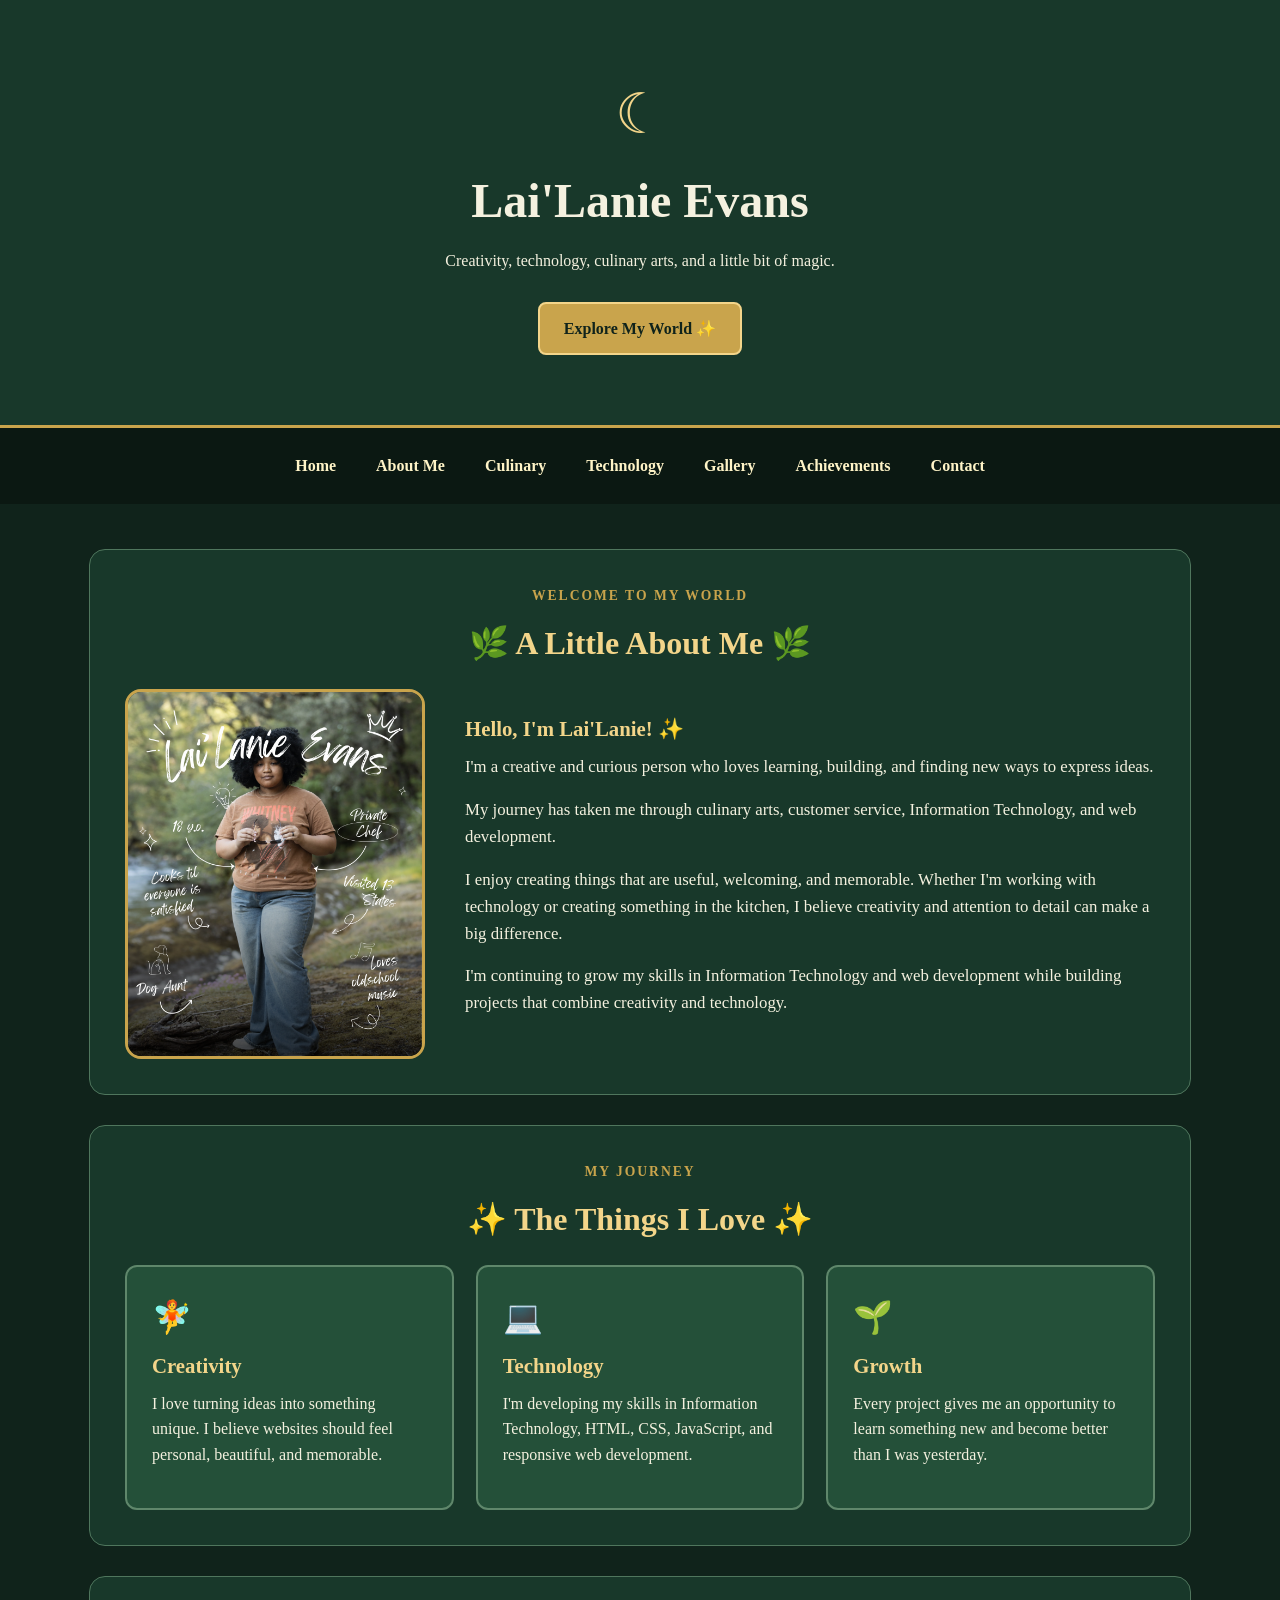
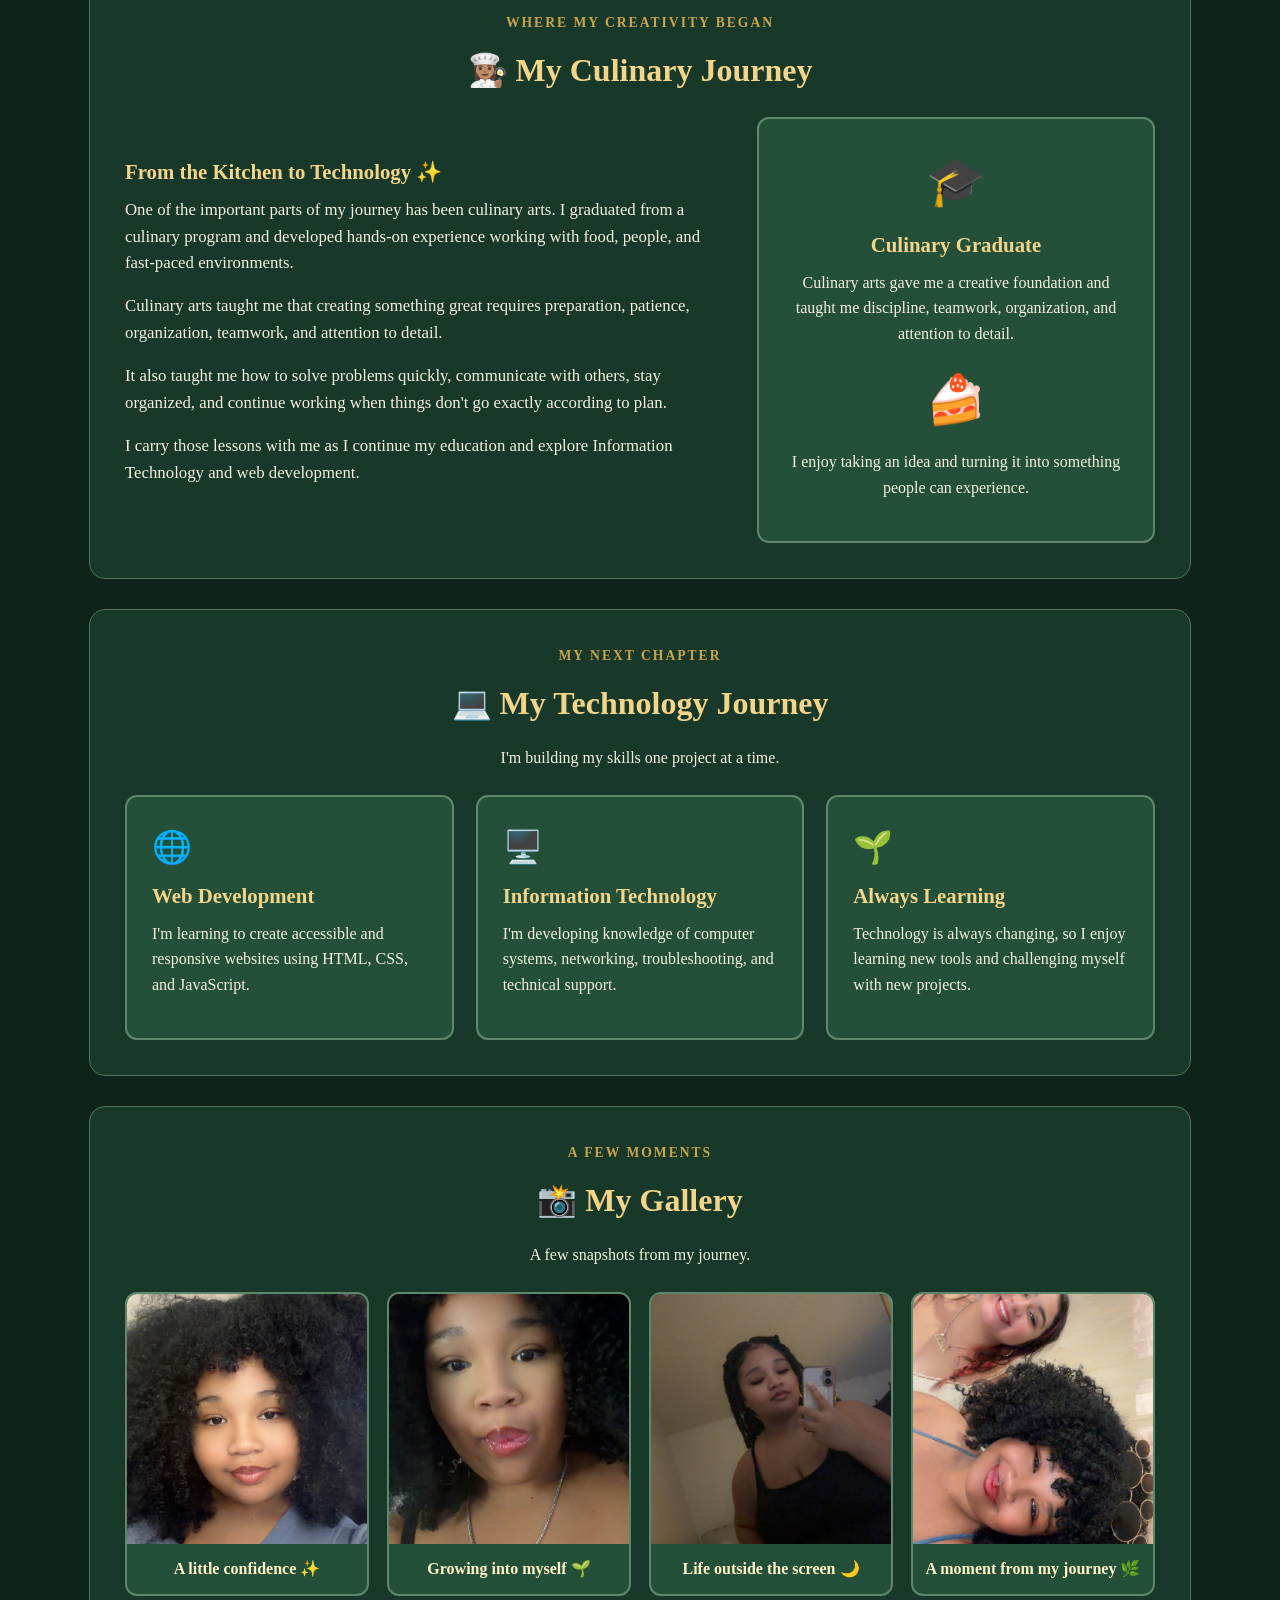
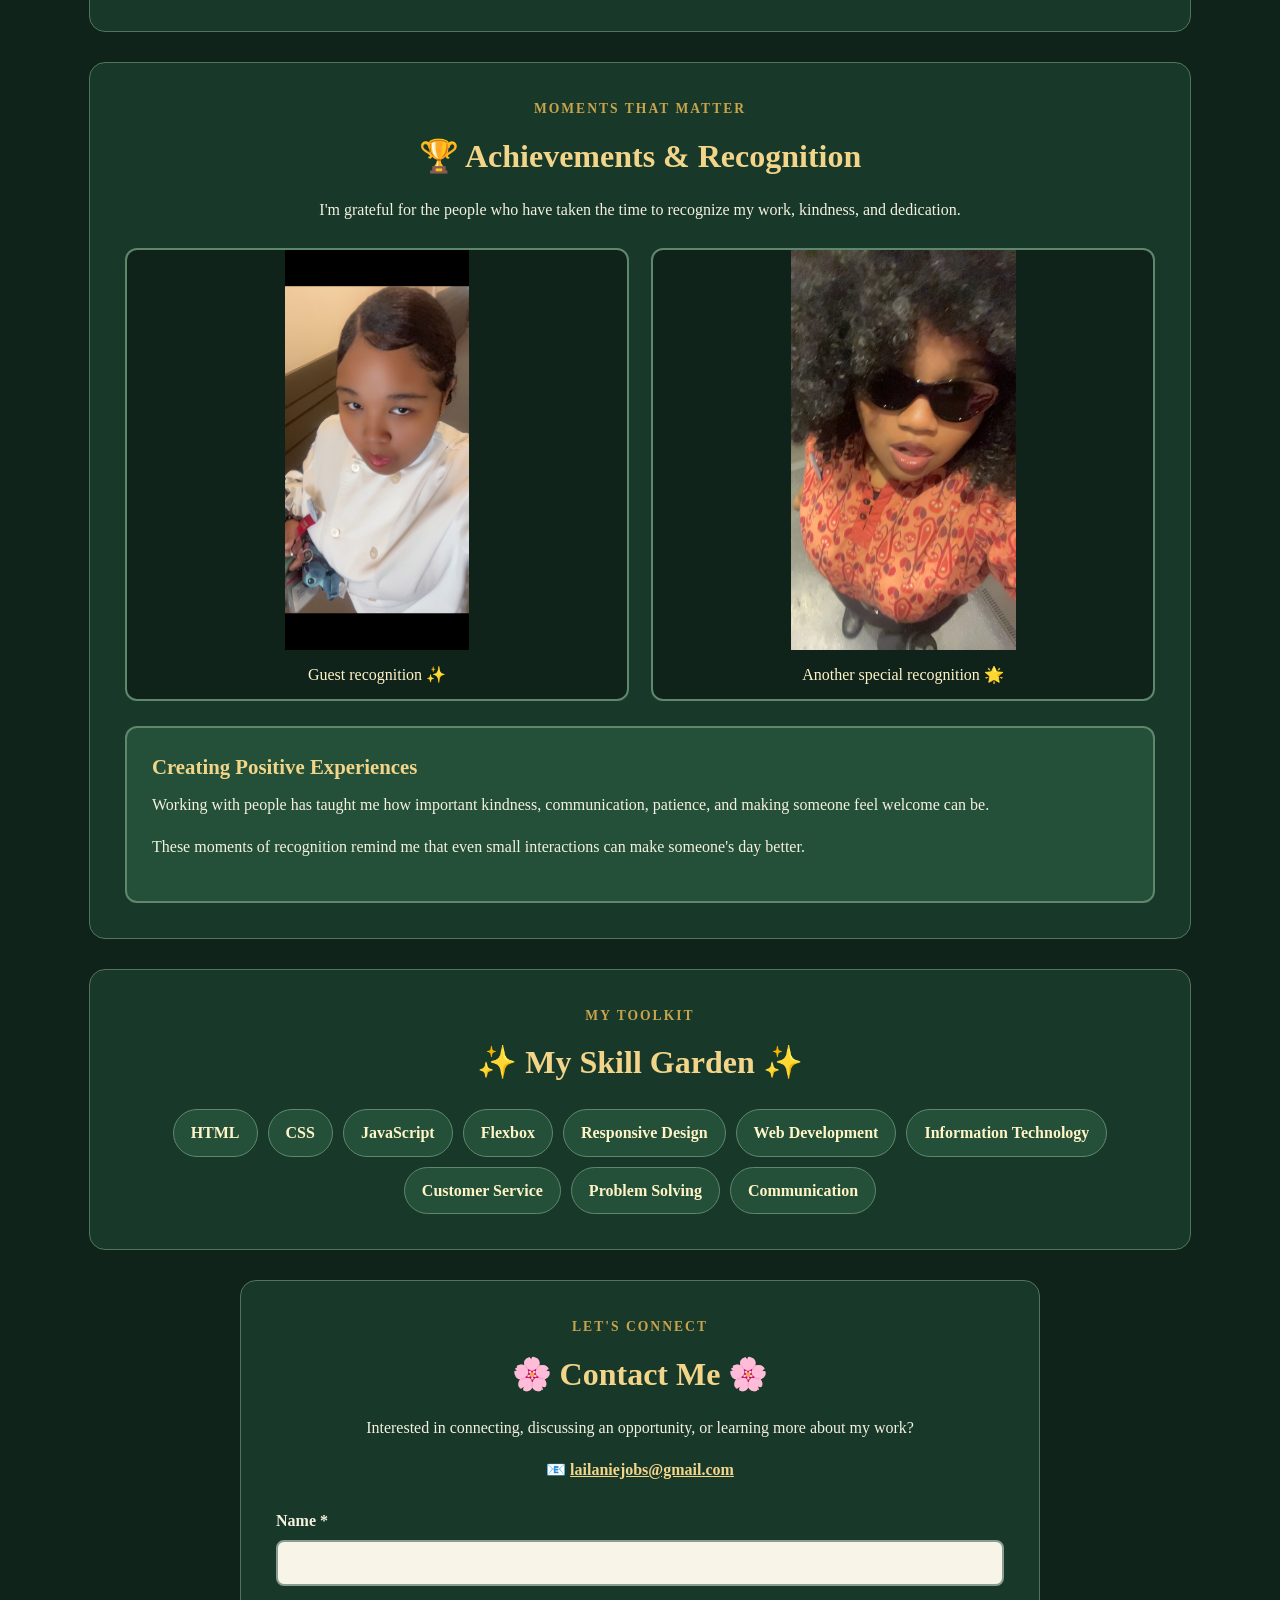
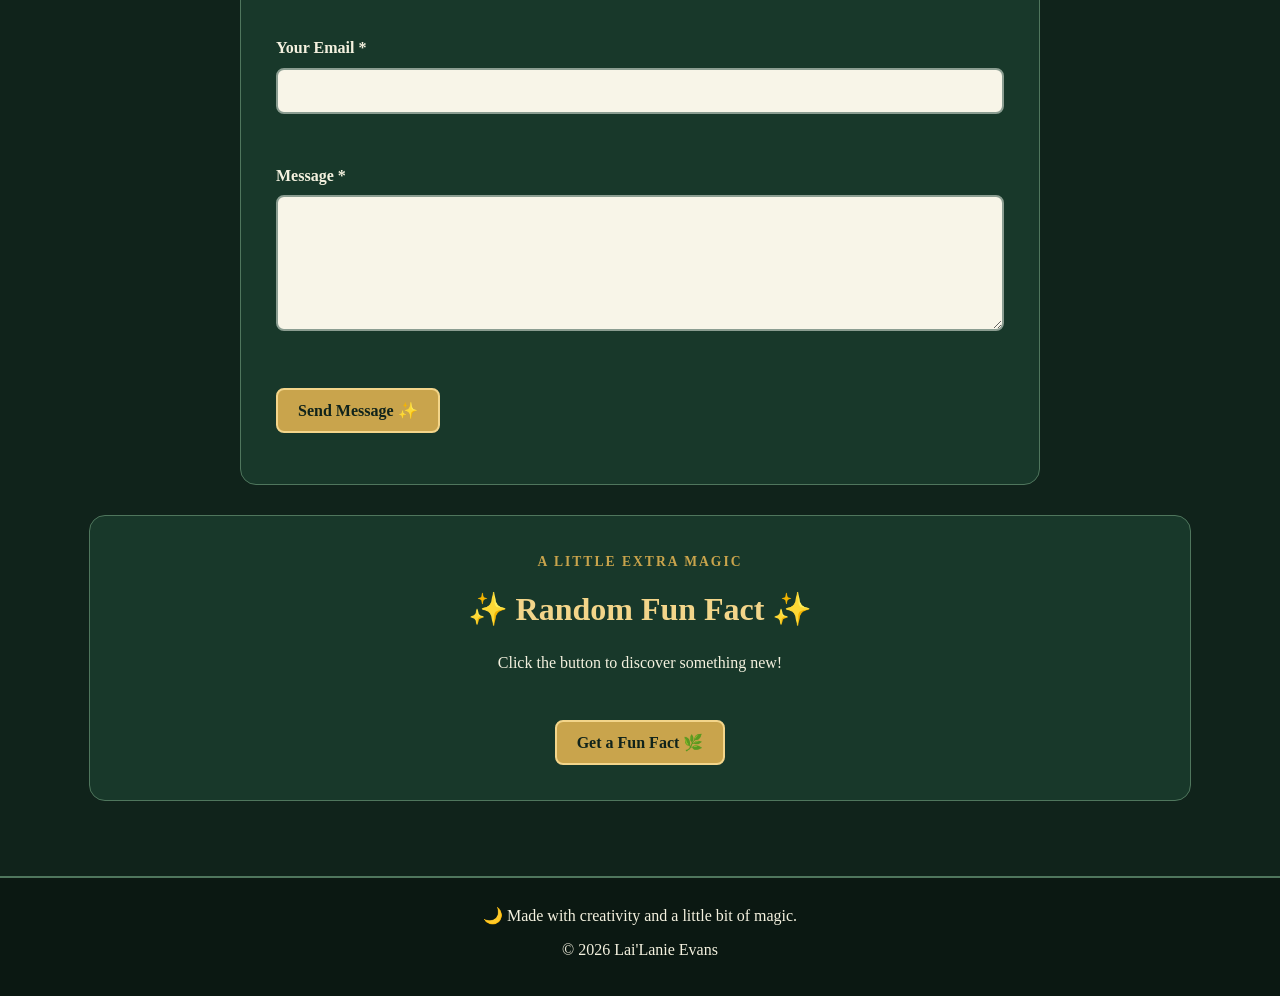
<file: index.html>
<!DOCTYPE html>
<html lang="en">

<head>
    <meta charset="UTF-8">
    <meta name="viewport" content="width=device-width, initial-scale=1.0">

    <title>Lai'Lanie Evans | Portfolio</title>

    <link rel="stylesheet" href="style.css">
</head>

<body>

    <!-- HERO -->
    <header class="hero">

        <div class="moon" aria-hidden="true">☾</div>

        <h1>Lai'Lanie Evans</h1>

        <p>
            Creativity, technology, culinary arts, and a little bit of magic.
        </p>

        <a href="#about" class="button">
            Explore My World ✨
        </a>

    </header>


    <!-- NAVIGATION -->
    <nav aria-label="Main navigation">

        <button
            id="menuButton"
            type="button"
            aria-expanded="false"
            aria-controls="navMenu">
            ☰ Menu
        </button>

        <div id="navMenu">

            <a href="index.html">Home</a>

            <a href="#about">About Me</a>

            <a href="#culinary">Culinary</a>

            <a href="#technology">Technology</a>

            <a href="#gallery">Gallery</a>

            <a href="#achievements">Achievements</a>

            <a href="#contact">Contact</a>

        </div>

    </nav>


    <main>


        <!-- ABOUT ME -->
        <section id="about">

            <div class="section-title">

                <p class="eyebrow">WELCOME TO MY WORLD</p>

                <h2>🌿 A Little About Me 🌿</h2>

            </div>


            <div class="about-layout">

                <div class="about-image">

                    <img
                        src="18 y.o. - 1.png"
                        alt="Lai'Lanie Evans outdoors in a forest">

                </div>


                <div class="about-text">

                    <h3>Hello, I'm Lai'Lanie! ✨</h3>

                    <p>
                        I'm a creative and curious person who loves learning,
                        building, and finding new ways to express ideas.
                    </p>

                    <p>
                        My journey has taken me through culinary arts,
                        customer service, Information Technology, and
                        web development.
                    </p>

                    <p>
                        I enjoy creating things that are useful, welcoming,
                        and memorable. Whether I'm working with technology
                        or creating something in the kitchen, I believe
                        creativity and attention to detail can make a
                        big difference.
                    </p>

                    <p>
                        I'm continuing to grow my skills in Information
                        Technology and web development while building
                        projects that combine creativity and technology.
                    </p>

                </div>

            </div>

        </section>


        <!-- MY JOURNEY -->
        <section id="explore">

            <div class="section-title">

                <p class="eyebrow">MY JOURNEY</p>

                <h2>✨ The Things I Love ✨</h2>

            </div>


            <div class="card-container">

                <article class="card">

                    <div class="card-icon">🧚</div>

                    <h3>Creativity</h3>

                    <p>
                        I love turning ideas into something unique.
                        I believe websites should feel personal,
                        beautiful, and memorable.
                    </p>

                </article>


                <article class="card">

                    <div class="card-icon">💻</div>

                    <h3>Technology</h3>

                    <p>
                        I'm developing my skills in Information
                        Technology, HTML, CSS, JavaScript, and
                        responsive web development.
                    </p>

                </article>


                <article class="card">

                    <div class="card-icon">🌱</div>

                    <h3>Growth</h3>

                    <p>
                        Every project gives me an opportunity to
                        learn something new and become better
                        than I was yesterday.
                    </p>

                </article>

            </div>

        </section>


        <!-- CULINARY JOURNEY -->
        <section id="culinary">

            <div class="section-title">

                <p class="eyebrow">WHERE MY CREATIVITY BEGAN</p>

                <h2>👩🏽‍🍳 My Culinary Journey</h2>

            </div>


            <div class="journey-layout">

                <div class="journey-text">

                    <h3>From the Kitchen to Technology ✨</h3>

                    <p>
                        One of the important parts of my journey has been
                        culinary arts. I graduated from a culinary program
                        and developed hands-on experience working with food,
                        people, and fast-paced environments.
                    </p>

                    <p>
                        Culinary arts taught me that creating something
                        great requires preparation, patience, organization,
                        teamwork, and attention to detail.
                    </p>

                    <p>
                        It also taught me how to solve problems quickly,
                        communicate with others, stay organized, and
                        continue working when things don't go exactly
                        according to plan.
                    </p>

                    <p>
                        I carry those lessons with me as I continue my
                        education and explore Information Technology
                        and web development.
                    </p>

                </div>


                <div class="journey-card">

                    <div class="big-icon">🎓</div>

                    <h3>Culinary Graduate</h3>

                    <p>
                        Culinary arts gave me a creative foundation
                        and taught me discipline, teamwork, organization,
                        and attention to detail.
                    </p>

                    <div class="big-icon">🍰</div>

                    <p>
                        I enjoy taking an idea and turning it into
                        something people can experience.
                    </p>

                </div>

            </div>

        </section>


        <!-- TECHNOLOGY -->
        <section id="technology">

            <div class="section-title">

                <p class="eyebrow">MY NEXT CHAPTER</p>

                <h2>💻 My Technology Journey</h2>

                <p>
                    I'm building my skills one project at a time.
                </p>

            </div>


            <div class="technology-grid">

                <article class="card">

                    <div class="card-icon">🌐</div>

                    <h3>Web Development</h3>

                    <p>
                        I'm learning to create accessible and
                        responsive websites using HTML, CSS,
                        and JavaScript.
                    </p>

                </article>


                <article class="card">

                    <div class="card-icon">🖥️</div>

                    <h3>Information Technology</h3>

                    <p>
                        I'm developing knowledge of computer systems,
                        networking, troubleshooting, and technical
                        support.
                    </p>

                </article>


                <article class="card">

                    <div class="card-icon">🌱</div>

                    <h3>Always Learning</h3>

                    <p>
                        Technology is always changing, so I enjoy
                        learning new tools and challenging myself
                        with new projects.
                    </p>

                </article>

            </div>

        </section>


        <!-- GALLERY -->
        <section id="gallery">

            <div class="section-title">

                <p class="eyebrow">A FEW MOMENTS</p>

                <h2>📸 My Gallery</h2>

                <p>
                    A few snapshots from my journey.
                </p>

            </div>


            <div class="photo-gallery">

                <figure>

                    <img
                        src="IMG_1711.jpeg"
                        alt="Portrait of Lai'Lanie">

                    <figcaption>
                        A little confidence ✨
                    </figcaption>

                </figure>


                <figure>

                    <img
                        src="IMG_1751.jpeg"
                        alt="Portrait of Lai'Lanie">

                    <figcaption>
                        Growing into myself 🌱
                    </figcaption>

                </figure>


                <figure>

                    <img
                        src="IMG_1944.jpeg"
                        alt="Portrait of Lai'Lanie">

                    <figcaption>
                        Life outside the screen 🌙
                    </figcaption>

                </figure>


                <figure>

                    <img
                        src="IMG_0443.jpeg"
                        alt="Portrait of Lai'Lanie">

                    <figcaption>
                        A moment from my journey 🌿
                    </figcaption>

                </figure>

            </div>

        </section>


        <!-- ACHIEVEMENTS -->
        <section id="achievements">

            <div class="section-title">

                <p class="eyebrow">MOMENTS THAT MATTER</p>

                <h2>🏆 Achievements & Recognition</h2>

                <p>
                    I'm grateful for the people who have taken the
                    time to recognize my work, kindness, and dedication.
                </p>

            </div>


            <div class="recognition-grid">

                <figure>

                    <img
                        src="IMG_1272.png"
                        alt="Recognition received by Lai'Lanie">

                    <figcaption>
                        Guest recognition ✨
                    </figcaption>

                </figure>


                <figure>

                    <img
                        src="IMG_5175.jpeg"
                        alt="Additional recognition received by Lai'Lanie">

                    <figcaption>
                        Another special recognition 🌟
                    </figcaption>

                </figure>

            </div>


            <div class="recognition-text">

                <h3>Creating Positive Experiences</h3>

                <p>
                    Working with people has taught me how important
                    kindness, communication, patience, and making
                    someone feel welcome can be.
                </p>

                <p>
                    These moments of recognition remind me that even
                    small interactions can make someone's day better.
                </p>

            </div>

        </section>


        <!-- SKILLS -->
        <section id="skills">

            <div class="section-title">

                <p class="eyebrow">MY TOOLKIT</p>

                <h2>✨ My Skill Garden ✨</h2>

            </div>


            <div class="skills">

                <span>HTML</span>
                <span>CSS</span>
                <span>JavaScript</span>
                <span>Flexbox</span>
                <span>Responsive Design</span>
                <span>Web Development</span>
                <span>Information Technology</span>
                <span>Customer Service</span>
                <span>Problem Solving</span>
                <span>Communication</span>

            </div>

        </section>


        <!-- CONTACT -->
        <section id="contact" class="contact-section">

            <div class="section-title">

                <p class="eyebrow">LET'S CONNECT</p>

                <h2>🌸 Contact Me 🌸</h2>

                <p>
                    Interested in connecting, discussing an opportunity,
                    or learning more about my work?
                </p>

                <p class="email-link">
                    📧
                    <a href="mailto:lailaniejobs@gmail.com">
                        lailaniejobs@gmail.com
                    </a>
                </p>

            </div>


            <form id="contactForm" novalidate>

                <div class="form-group">

                    <label for="name">
                        Name *
                    </label>

                    <input
                        type="text"
                        id="name"
                        name="name"
                        autocomplete="name"
                        aria-describedby="nameError"
                        required>

                    <p
                        id="nameError"
                        class="error"
                        aria-live="polite">
                    </p>

                </div>


                <div class="form-group">

                    <label for="email">
                        Your Email *
                    </label>

                    <input
                        type="email"
                        id="email"
                        name="email"
                        autocomplete="email"
                        aria-describedby="emailError"
                        required>

                    <p
                        id="emailError"
                        class="error"
                        aria-live="polite">
                    </p>

                </div>


                <div class="form-group">

                    <label for="message">
                        Message *
                    </label>

                    <textarea
                        id="message"
                        name="message"
                        rows="6"
                        aria-describedby="messageError"
                        required></textarea>

                    <p
                        id="messageError"
                        class="error"
                        aria-live="polite">
                    </p>

                </div>


                <button type="submit">
                    Send Message ✨
                </button>


                <p
                    id="successMessage"
                    class="success"
                    aria-live="polite">
                </p>

            </form>

        </section>


        <!-- BONUS API -->
        <section class="fact-section">

            <div class="section-title">

                <p class="eyebrow">A LITTLE EXTRA MAGIC</p>

                <h2>✨ Random Fun Fact ✨</h2>

                <p id="fact">
                    Click the button to discover something new!
                </p>

            </div>


            <button
                id="factButton"
                type="button">
                Get a Fun Fact 🌿
            </button>

        </section>

    </main>


    <!-- FOOTER -->
    <footer>

        <p>
            🌙 Made with creativity and a little bit of magic.
        </p>

        <p>
            © 2026 Lai'Lanie Evans
        </p>

    </footer>


    <script src="script.js"></script>

</body>
</html>
</file>
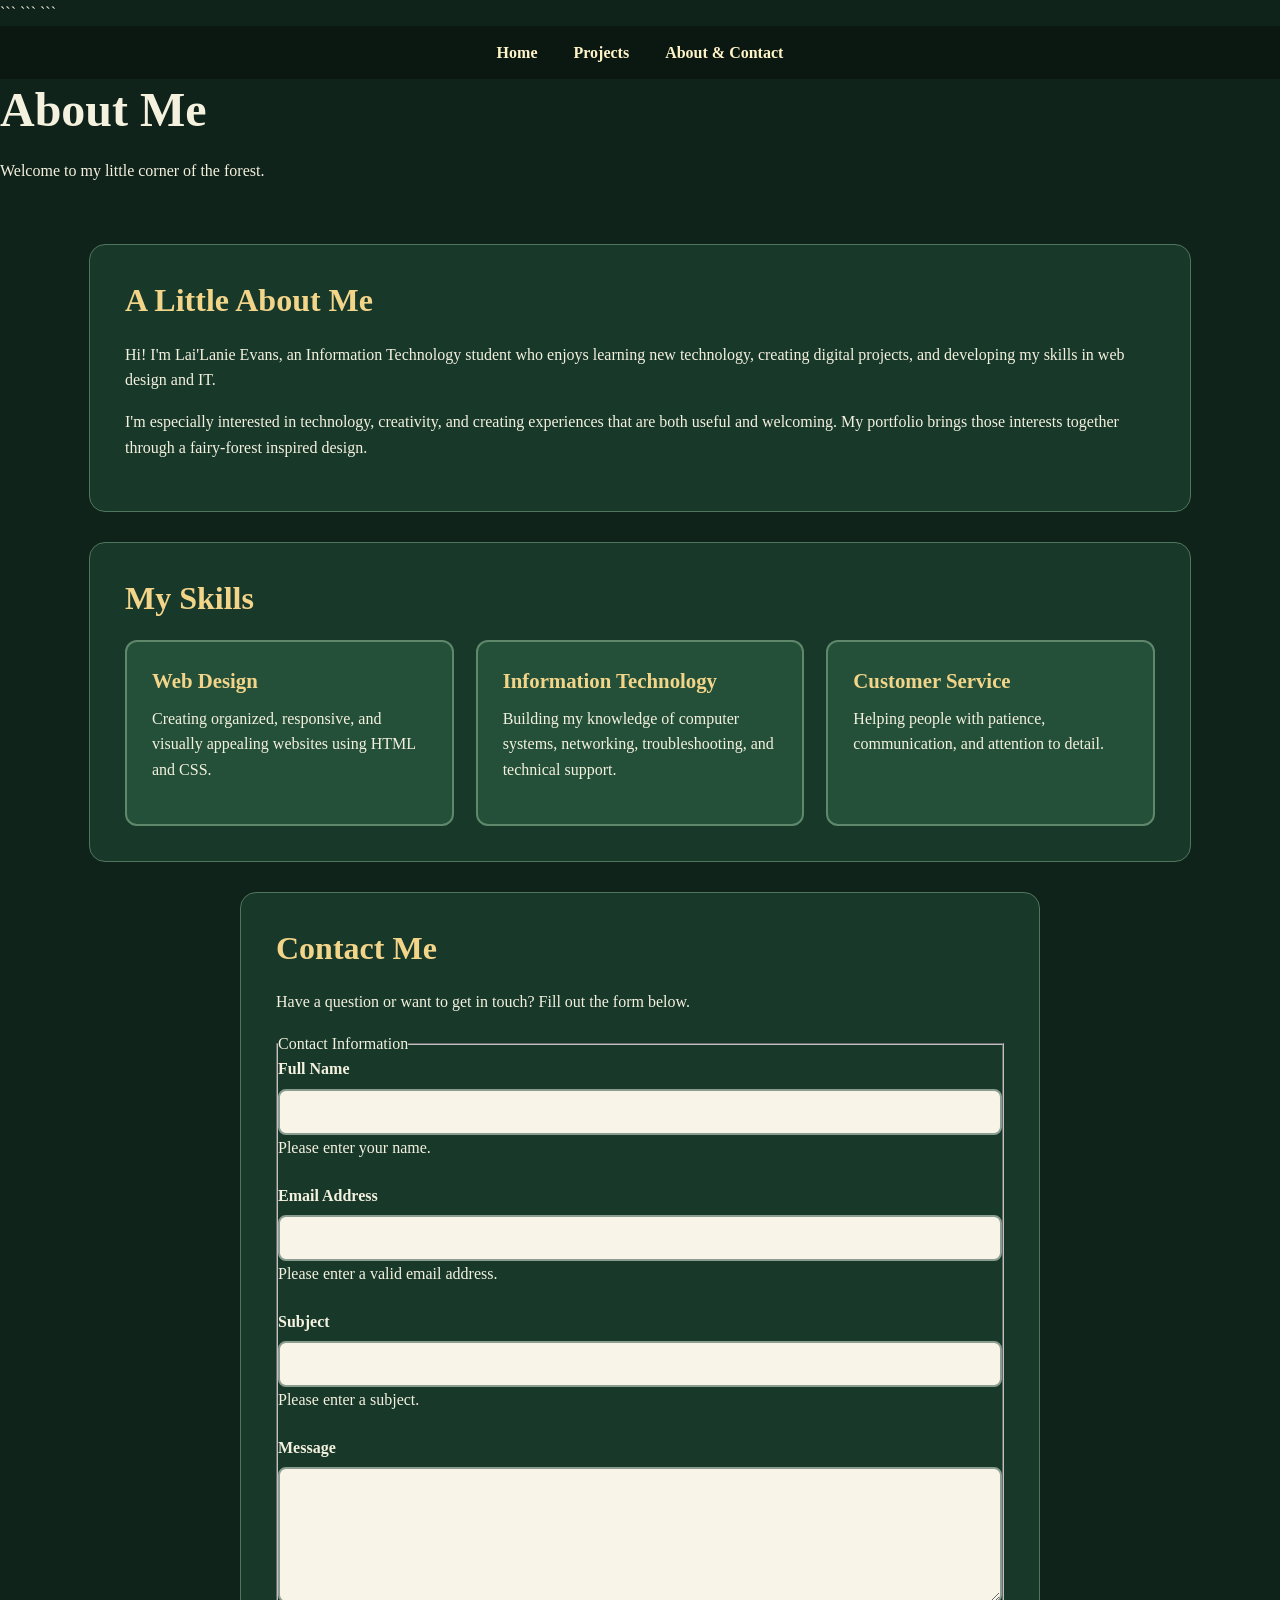
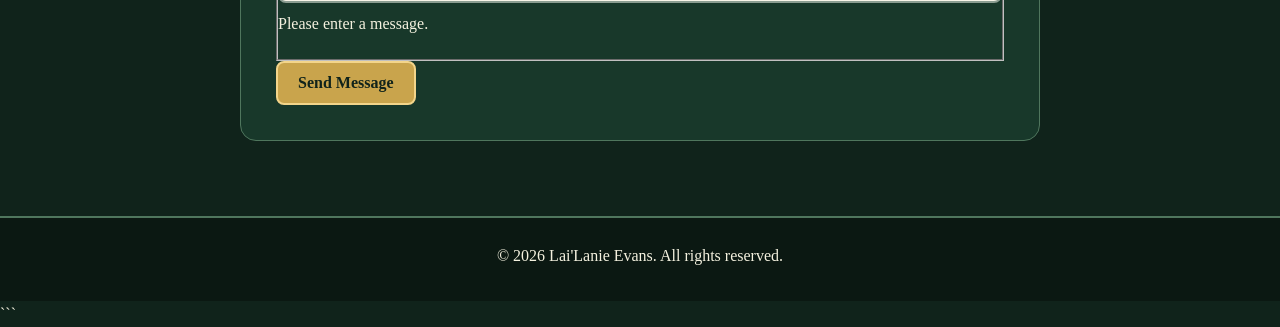
<file: about.html>
<!DOCTYPE html>

<html lang="en">
<head>
    <meta charset="UTF-8">
    <meta name="viewport" content="width=device-width, initial-scale=1.0">

```
<title>Lai'Lanie Evans | About & Contact</title>

<!-- Google Fonts -->
<link rel="preconnect" href="https://fonts.googleapis.com">
<link rel="preconnect" href="https://fonts.gstatic.com" crossorigin>
<link href="https://fonts.googleapis.com/css2?family=Cinzel:wght@500;600;700&family=Quicksand:wght@400;500;600;700&display=swap" rel="stylesheet">

<!-- Site CSS -->
<link rel="stylesheet" href="style.css">
```

</head>

<body>

```
<header>
    <nav aria-label="Main navigation">
        <a href="index.html">Home</a>
        <a href="projects.html">Projects</a>
        <a href="about.html" aria-current="page">About & Contact</a>
    </nav>

    <h1>About Me</h1>
    <p>Welcome to my little corner of the forest.</p>
</header>

<main>

    <section class="about-section" aria-labelledby="about-heading">
        <h2 id="about-heading">A Little About Me</h2>

        <p>
            Hi! I'm Lai'Lanie Evans, an Information Technology student
            who enjoys learning new technology, creating digital projects,
            and developing my skills in web design and IT.
        </p>

        <p>
            I'm especially interested in technology, creativity, and
            creating experiences that are both useful and welcoming.
            My portfolio brings those interests together through a
            fairy-forest inspired design.
        </p>
    </section>

    <section class="skills-section" aria-labelledby="skills-heading">
        <h2 id="skills-heading">My Skills</h2>

        <div class="card-container">

            <article class="card">
                <h3>Web Design</h3>
                <p>
                    Creating organized, responsive, and visually appealing
                    websites using HTML and CSS.
                </p>
            </article>

            <article class="card">
                <h3>Information Technology</h3>
                <p>
                    Building my knowledge of computer systems, networking,
                    troubleshooting, and technical support.
                </p>
            </article>

            <article class="card">
                <h3>Customer Service</h3>
                <p>
                    Helping people with patience, communication, and
                    attention to detail.
                </p>
            </article>

        </div>
    </section>

    <section class="contact-section" aria-labelledby="contact-heading">
        <h2 id="contact-heading">Contact Me</h2>

        <p>
            Have a question or want to get in touch? Fill out the form below.
        </p>

        <form action="#" method="post">

            <fieldset>
                <legend>Contact Information</legend>

                <div class="form-group">
                    <label for="name">Full Name</label>
                    <input
                        type="text"
                        id="name"
                        name="name"
                        autocomplete="name"
                        required
                        aria-describedby="name-error"
                    >
                    <p id="name-error" class="error-message">
                        Please enter your name.
                    </p>
                </div>

                <div class="form-group">
                    <label for="email">Email Address</label>
                    <input
                        type="email"
                        id="email"
                        name="email"
                        autocomplete="email"
                        required
                        aria-describedby="email-error"
                    >
                    <p id="email-error" class="error-message">
                        Please enter a valid email address.
                    </p>
                </div>

                <div class="form-group">
                    <label for="subject">Subject</label>
                    <input
                        type="text"
                        id="subject"
                        name="subject"
                        required
                        aria-describedby="subject-error"
                    >
                    <p id="subject-error" class="error-message">
                        Please enter a subject.
                    </p>
                </div>

                <div class="form-group">
                    <label for="message">Message</label>
                    <textarea
                        id="message"
                        name="message"
                        rows="6"
                        required
                        aria-describedby="message-error"
                    ></textarea>
                    <p id="message-error" class="error-message">
                        Please enter a message.
                    </p>
                </div>

            </fieldset>

            <button type="submit">Send Message</button>

        </form>
    </section>

</main>

<footer>
    <p>&copy; 2026 Lai'Lanie Evans. All rights reserved.</p>
</footer>
```

</body>
</html>
</file>
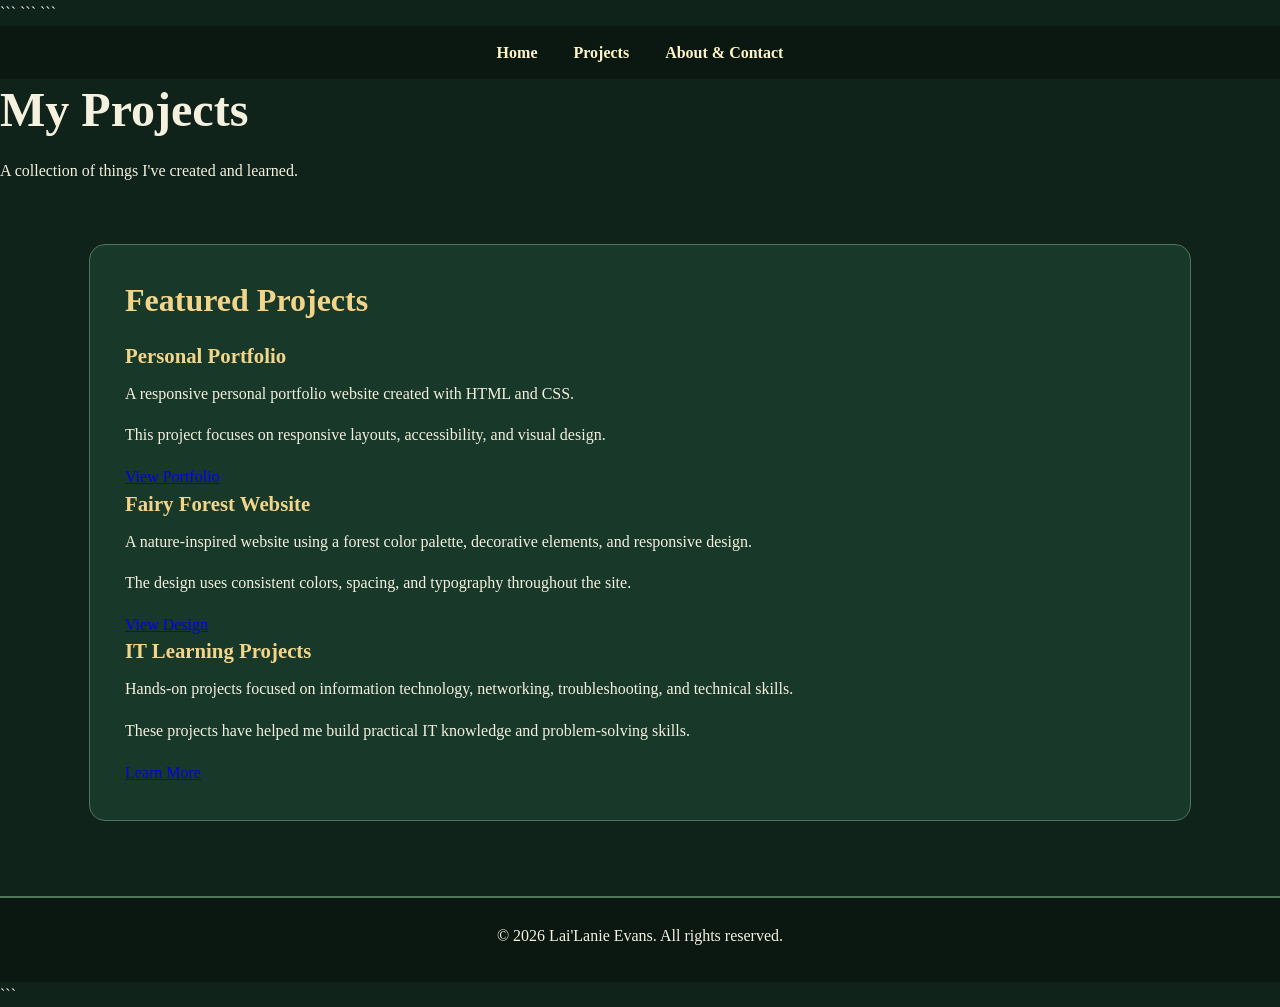
<file: projects.html>
<!DOCTYPE html>

<html lang="en">
<head>
    <meta charset="UTF-8">
    <meta name="viewport" content="width=device-width, initial-scale=1.0">

```
<title>Lai'Lanie Evans | Projects</title>

<!-- Google Fonts -->
<link rel="preconnect" href="https://fonts.googleapis.com">
<link rel="preconnect" href="https://fonts.gstatic.com" crossorigin>
<link href="https://fonts.googleapis.com/css2?family=Cinzel:wght@500;600;700&family=Quicksand:wght@400;500;600;700&display=swap" rel="stylesheet">

<!-- Site CSS -->
<link rel="stylesheet" href="style.css">
```

</head>

<body>

```
<header>
    <nav aria-label="Main navigation">
        <a href="index.html">Home</a>
        <a href="projects.html" aria-current="page">Projects</a>
        <a href="about.html">About & Contact</a>
    </nav>

    <h1>My Projects</h1>
    <p>A collection of things I've created and learned.</p>
</header>

<main>

    <section aria-labelledby="projects-heading">
        <h2 id="projects-heading">Featured Projects</h2>

        <!-- Gestalt Principle: Proximity -->
        <!-- Related project information is grouped closely together. -->

        <div class="project-grid">

            <article class="project-card">
                <h3>Personal Portfolio</h3>

                <p>
                    A responsive personal portfolio website created with
                    HTML and CSS.
                </p>

                <p>
                    This project focuses on responsive layouts,
                    accessibility, and visual design.
                </p>

                <a href="index.html">View Portfolio</a>
            </article>

            <article class="project-card">
                <h3>Fairy Forest Website</h3>

                <p>
                    A nature-inspired website using a forest color palette,
                    decorative elements, and responsive design.
                </p>

                <p>
                    The design uses consistent colors, spacing, and
                    typography throughout the site.
                </p>

                <a href="index.html">View Design</a>
            </article>

            <article class="project-card">
                <h3>IT Learning Projects</h3>

                <p>
                    Hands-on projects focused on information technology,
                    networking, troubleshooting, and technical skills.
                </p>

                <p>
                    These projects have helped me build practical IT
                    knowledge and problem-solving skills.
                </p>

                <a href="about.html">Learn More</a>
            </article>

        </div>

    </section>

</main>

<footer>
    <p>&copy; 2026 Lai'Lanie Evans. All rights reserved.</p>
</footer>
```

</body>
</html>
</file>
<file: style.css>
/* ================================
   FAIRY FOREST PORTFOLIO
   ================================ */

* {
    box-sizing: border-box;
    margin: 0;
    padding: 0;
}

html {
    scroll-behavior: smooth;
}

body {
    background: #10231b;
    color: #f4f1df;
    font-family: Georgia, "Times New Roman", serif;
    line-height: 1.6;
    min-width: 320px;
}

p {
    margin-bottom: 16px;
}

h1,
h2,
h3 {
    line-height: 1.3;
}

h1 {
    font-size: 3rem;
    margin-bottom: 16px;
}

h2 {
    color: #f3d58a;
    font-size: 2rem;
    margin-bottom: 20px;
}

h3 {
    color: #f3d58a;
    font-size: 1.3rem;
    margin-bottom: 12px;
}


/* ================================
   HERO
   ================================ */

.hero {
    background: #18382a;
    border-bottom: 3px solid #c9a44c;
    padding: 70px 24px;
    text-align: center;
}

.moon {
    color: #f3d58a;
    font-size: 3.5rem;
    margin-bottom: 10px;
}


/* ================================
   HERO BUTTON
   ================================ */

.button {
    background: #c9a44c;
    border: 2px solid #f3d58a;
    border-radius: 8px;
    color: #10231b;
    display: inline-block;
    font-weight: bold;
    margin-top: 12px;
    padding: 12px 24px;
    text-decoration: none;
}

.button:hover,
.button:focus {
    background: #f3d58a;
    outline: 3px solid #fff4c7;
    outline-offset: 3px;
}


/* ================================
   NAVIGATION
   ================================ */

nav {
    background: #0b1812;
    padding: 14px 20px;
    text-align: center;
}

#navMenu {
    align-items: center;
    display: flex;
    flex-wrap: wrap;
    gap: 8px;
    justify-content: center;
}

nav a {
    border: 2px solid transparent;
    border-radius: 8px;
    color: #fff4c7;
    font-weight: bold;
    padding: 9px 14px;
    text-decoration: none;
}

nav a:hover,
nav a:focus {
    background: #245039;
    border-color: #f3d58a;
    outline: none;
}


/* Mobile menu button */

#menuButton {
    background: #c9a44c;
    border: 2px solid #f3d58a;
    border-radius: 8px;
    color: #10231b;
    cursor: pointer;
    display: none;
    font-family: inherit;
    font-size: 1rem;
    font-weight: bold;
    padding: 10px 18px;
}

#menuButton:hover,
#menuButton:focus {
    background: #f3d58a;
}


/* ================================
   MAIN
   ================================ */

main {
    margin: 0 auto;
    max-width: 1150px;
    padding: 45px 24px;
}

section {
    background: #18382a;
    border: 1px solid #4f765d;
    border-radius: 16px;
    margin-bottom: 30px;
    padding: 35px;
}

.section-title {
    margin-bottom: 25px;
    text-align: center;
}

.eyebrow {
    color: #c9a44c;
    font-size: 0.85rem;
    font-weight: bold;
    letter-spacing: 2px;
}


/* ================================
   ABOUT
   ================================ */

.about-layout {
    align-items: center;
    display: grid;
    gap: 40px;
    grid-template-columns: 300px 1fr;
}

.about-image {
    width: 300px;
}

.about-image img {
    border: 3px solid #c9a44c;
    border-radius: 16px;
    display: block;
    height: 370px;
    object-fit: cover;
    width: 300px;
}

.about-text {
    font-size: 1.05rem;
}


/* ================================
   CARDS
   ================================ */

.card-container,
.technology-grid {
    display: grid;
    gap: 22px;
    grid-template-columns: repeat(3, 1fr);
}

.card,
.journey-card {
    background: #245039;
    border: 2px solid #5f876b;
    border-radius: 12px;
    padding: 25px;
}

.card-icon {
    font-size: 2rem;
    margin-bottom: 8px;
}

.big-icon {
    font-size: 3rem;
    margin-bottom: 10px;
}


/* ================================
   CULINARY
   ================================ */

.journey-layout {
    align-items: center;
    display: grid;
    gap: 35px;
    grid-template-columns: 1.5fr 1fr;
}

.journey-text {
    font-size: 1.05rem;
}

.journey-card {
    text-align: center;
}


/* ================================
   GALLERY
   ================================ */

.photo-gallery {
    display: grid;
    gap: 18px;
    grid-template-columns: repeat(4, 1fr);
}

.photo-gallery figure {
    background: #245039;
    border: 2px solid #5f876b;
    border-radius: 12px;
    overflow: hidden;
}

.photo-gallery img {
    display: block;
    height: 250px;
    object-fit: cover;
    width: 100%;
}

.photo-gallery figcaption {
    color: #fff4c7;
    font-weight: bold;
    padding: 12px;
    text-align: center;
}


/* ================================
   ACHIEVEMENTS
   ================================ */

.recognition-grid {
    display: grid;
    gap: 22px;
    grid-template-columns: repeat(2, 1fr);
    margin-bottom: 25px;
}

.recognition-grid figure {
    background: #10231b;
    border: 2px solid #5f876b;
    border-radius: 12px;
    overflow: hidden;
}

.recognition-grid img {
    display: block;
    height: 400px;
    object-fit: contain;
    width: 100%;
}

.recognition-grid figcaption {
    color: #fff4c7;
    padding: 12px;
    text-align: center;
}

.recognition-text {
    background: #245039;
    border: 2px solid #5f876b;
    border-radius: 12px;
    padding: 25px;
}


/* ================================
   SKILLS
   ================================ */

.skills {
    display: flex;
    flex-wrap: wrap;
    gap: 10px;
    justify-content: center;
}

.skills span {
    background: #245039;
    border: 1px solid #5f876b;
    border-radius: 30px;
    color: #fff4c7;
    font-weight: bold;
    padding: 10px 17px;
}


/* ================================
   CONTACT
   ================================ */

.contact-section {
    margin-left: auto;
    margin-right: auto;
    max-width: 800px;
}

.email-link a {
    color: #f3d58a;
    font-weight: bold;
}

.form-group {
    margin-bottom: 22px;
}

label {
    display: block;
    font-weight: bold;
    margin-bottom: 7px;
}

input,
textarea {
    background: #f8f5e8;
    border: 2px solid #8b9d91;
    border-radius: 8px;
    color: #10231b;
    font-family: inherit;
    font-size: 1rem;
    padding: 12px;
    width: 100%;
}

textarea {
    resize: vertical;
}

input:focus,
textarea:focus {
    border-color: #c9a44c;
    outline: 3px solid #f3d58a;
    outline-offset: 2px;
}

.error {
    color: #ffd6d6;
    font-size: 0.95rem;
    font-weight: bold;
    min-height: 22px;
    margin-top: 5px;
}

.success {
    color: #f3d58a;
    font-weight: bold;
    margin-top: 12px;
}


/* ================================
   BUTTONS
   ================================ */

button {
    background: #c9a44c;
    border: 2px solid #f3d58a;
    border-radius: 8px;
    color: #10231b;
    cursor: pointer;
    font-family: inherit;
    font-size: 1rem;
    font-weight: bold;
    padding: 11px 20px;
}

button:hover,
button:focus {
    background: #f3d58a;
    outline: 3px solid #fff4c7;
    outline-offset: 3px;
}


/* ================================
   FUN FACT
   ================================ */

.fact-section {
    text-align: center;
}

#fact {
    min-height: 45px;
}


/* ================================
   FOOTER
   ================================ */

footer {
    background: #0b1812;
    border-top: 2px solid #4f765d;
    padding: 25px;
    text-align: center;
}

footer p {
    margin-bottom: 8px;
}


/* ================================
   KEYBOARD ACCESSIBILITY
   ================================ */

button:focus-visible,
a:focus-visible,
input:focus-visible,
textarea:focus-visible {
    outline: 3px solid #fff4c7;
    outline-offset: 3px;
}


/* ================================
   TABLET
   ================================ */

@media (max-width: 900px) {

    .about-layout {
        grid-template-columns: 1fr;
        text-align: center;
    }

    .about-image {
        margin: 0 auto;
    }

    .card-container,
    .technology-grid {
        grid-template-columns: repeat(2, 1fr);
    }

    .photo-gallery {
        grid-template-columns: repeat(2, 1fr);
    }

}


/* ================================
   MOBILE MENU
   ================================ */

@media (max-width: 700px) {

    h1 {
        font-size: 2.2rem;
    }

    h2 {
        font-size: 1.6rem;
    }

    .hero {
        padding: 50px 20px;
    }

    main {
        padding: 25px 14px;
    }

    section {
        padding: 24px 20px;
    }


    /* SHOW THE MENU BUTTON */

    #menuButton {
        display: inline-block;
    }


    /* HIDE THE LINKS */

    #navMenu {
        display: none;
        flex-direction: column;
        gap: 5px;
        margin-top: 12px;
        width: 100%;
    }


    /* SHOW LINKS WHEN JAVASCRIPT ADDS "show" */

    #navMenu.show {
        display: flex;
    }


    nav a {
        text-align: center;
        width: 100%;
    }


    .card-container,
    .technology-grid,
    .journey-layout,
    .recognition-grid {
        grid-template-columns: 1fr;
    }


    .photo-gallery {
        grid-template-columns: repeat(2, 1fr);
    }


    .photo-gallery img {
        height: 220px;
    }


    .recognition-grid img {
        height: 300px;
    }

}


/* ================================
   SMALL PHONES
   ================================ */

@media (max-width: 480px) {

    .about-image,
    .about-image img {
        width: 240px;
    }

    .about-image img {
        height: 300px;
    }

    .photo-gallery {
        grid-template-columns: 1fr;
    }

    .photo-gallery img {
        height: 300px;
    }

}
</file>
